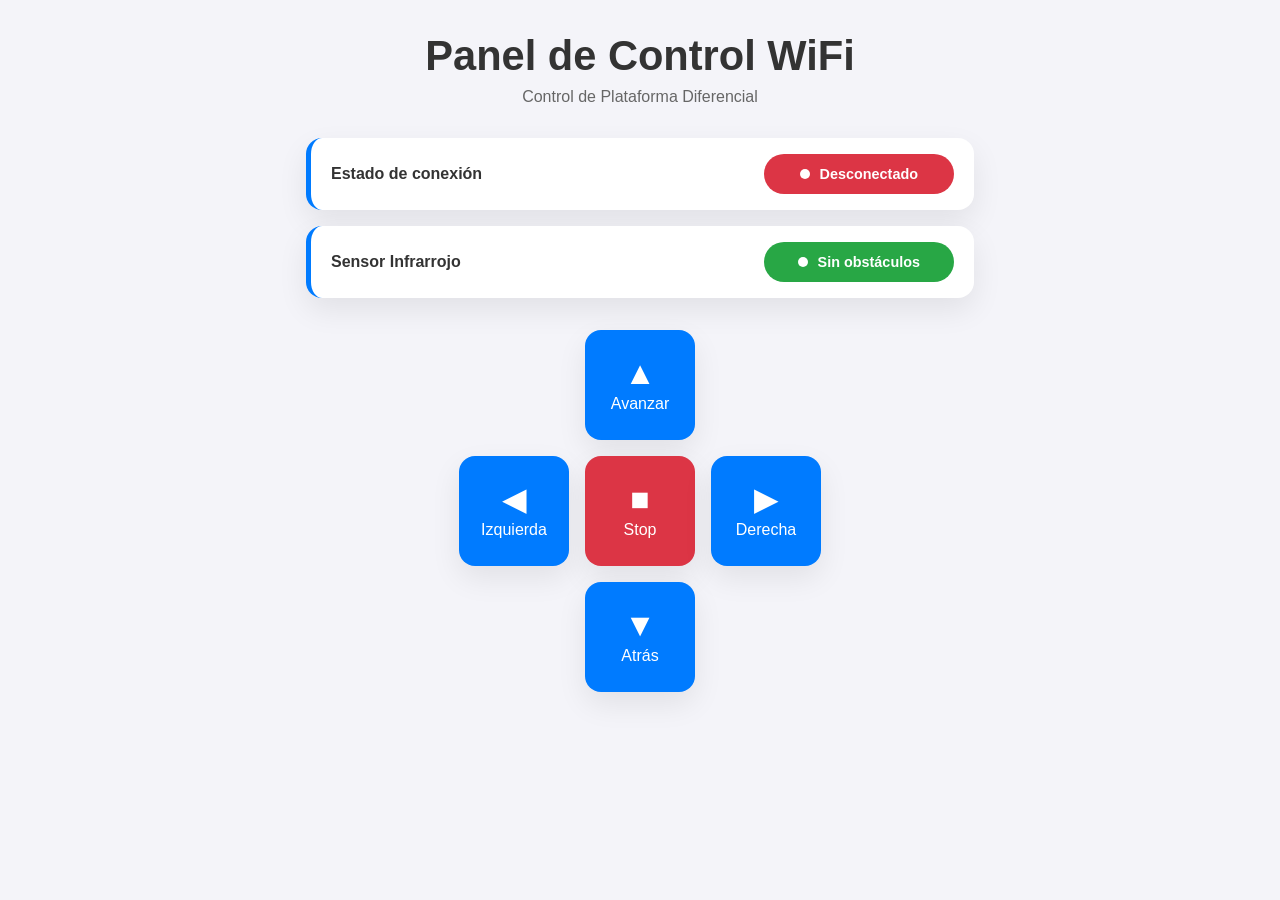
<file: frontend/index.html>
<!DOCTYPE html>
<html lang="es">

<head>
    <meta charset="UTF-8" />
    <meta name="viewport" content="width=device-width, initial-scale=1.0" />
    <title>Control de Plataforma Diferencial</title>

    <link rel="stylesheet" href="./css/styles.css" />
</head>

<body>

    <main class="container">

        <header class="header">
            <h1>Panel de Control WiFi</h1>
            <p class="subtitle">
                Control de Plataforma Diferencial
            </p>
        </header>

        <section class="status-section">

            <div class="status-card">

                <span class="status-label">
                    Estado de conexión
                </span>

                <span id="connection-status"
                      class="status-box connecting">
                    Conectando...
                </span>

            </div>

            <div class="status-card">

                <span class="status-label">
                    Sensor Infrarrojo
                </span>

                <span id="status"
                      class="status-box safe">

                    Sin obstáculos

                </span>

            </div>

        </section>

        <section class="controller">

            <div class="controller-grid">

                <div></div>

                <button
                    id="forward-btn"
                    data-command="F"
                    class="control-button">

                    <span class="arrow">▲</span>
                    <span>Avanzar</span>

                </button>

                <div></div>

                <button
                    id="left-btn"
                    data-command="L"
                    class="control-button">

                    <span class="arrow">◀</span>
                    <span>Izquierda</span>

                </button>

                <button
                    id="stop-btn"
                    data-command="S"
                    class="control-button stop">

                    <span class="arrow">■</span>
                    <span>Stop</span>

                </button>

                <button
                    id="right-btn"
                    data-command="R"
                    class="control-button">

                    <span class="arrow">▶</span>
                    <span>Derecha</span>

                </button>

                <div></div>

                <button
                    id="backward-btn"
                    data-command="B"
                    class="control-button">

                    <span class="arrow">▼</span>
                    <span>Atrás</span>

                </button>

                <div></div>

            </div>

        </section>

    </main>

    <script src="./js/websocket.js"></script>
    <script src="./js/controller.js"></script>
    <script src="./js/app.js"></script>

</body>

</html>
</file>
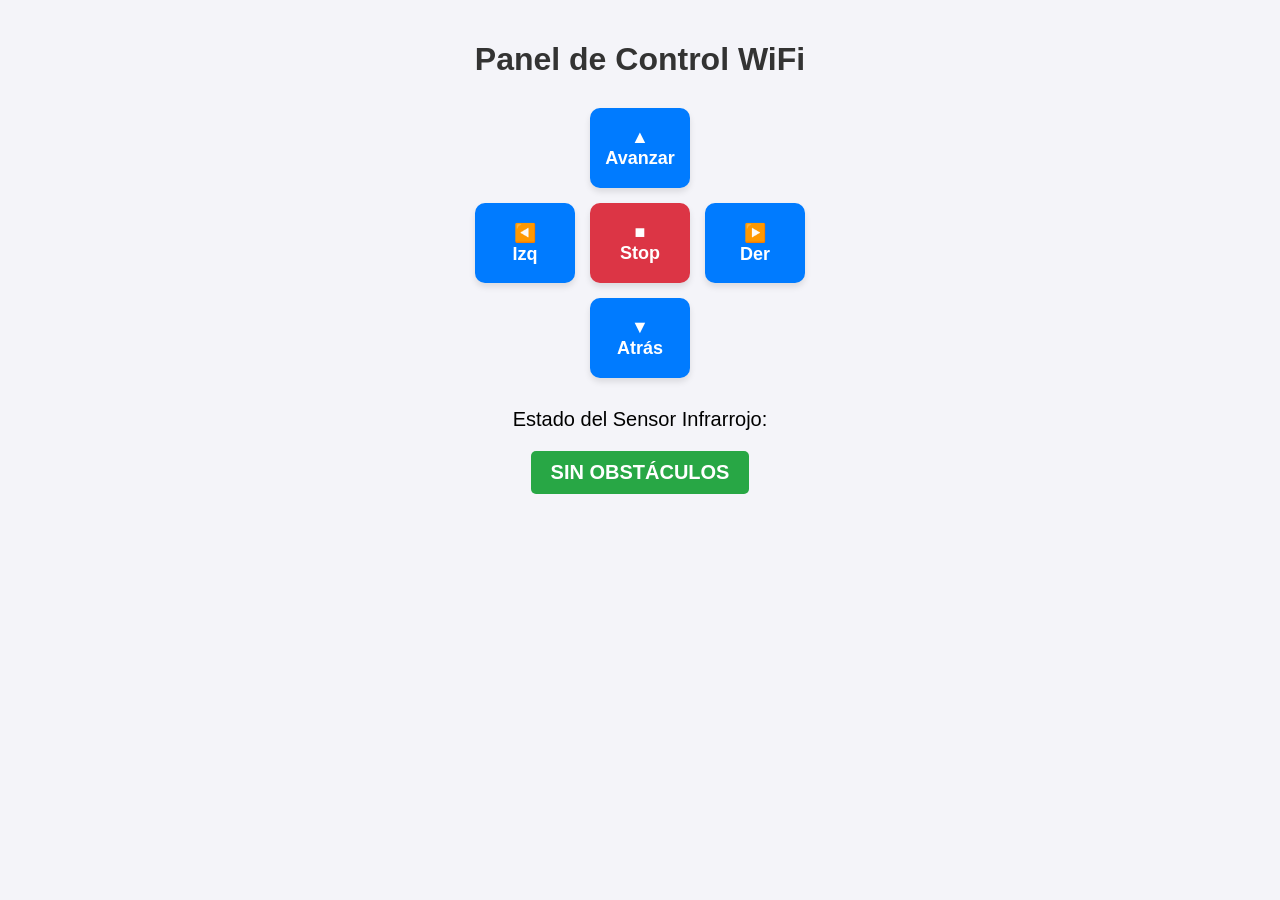
<file: frontend/prototipo.html>
<!DOCTYPE html>
<html lang="es">
<head>
    <meta charset="UTF-8">
    <meta name="viewport" content="width=device-width, initial-scale=1.0">
    <title>Control de Plataforma Diferencial</title>
    <style>
        body {
            font-family: Arial, sans-serif;
            text-align: center;
            background-color: #f4f4f9;
            margin: 0;
            padding: 20px;
        }
        h1 { color: #333; }
        .control-panel {
            display: grid;
            grid-template-columns: repeat(3, 100px);
            grid-gap: 15px;
            justify-content: center;
            margin: 30px auto;
        }
        button {
            width: 100px;
            height: 80px;
            font-size: 18px;
            font-weight: bold;
            background-color: #007bff;
            color: white;
            border: none;
            border-radius: 10px;
            cursor: pointer;
            box-shadow: 0 4px 6px rgba(0,0,0,0.1);
        }
        button:active { background-color: #0056b3; }
        .btn-stop { background-color: #dc3545; }
        .btn-stop:active { background-color: #bd2130; }
        .status-container {
            margin-top: 30px;
            font-size: 20px;
        }
        .status-box {
            display: inline-block;
            padding: 10px 20px;
            border-radius: 5px;
            font-weight: bold;
            color: white;
            background-color: #28a745;
        }
        .danger { background-color: #dc3545; }
    </style>
</head>
<body>

    <h1>Panel de Control WiFi</h1>
    
    <!-- Matriz de botones de control direccional -->
    <div class="control-panel">
        <div></div>
        <button onclick="enviarComando('F')">▲ <br>Avanzar</button>
        <div></div>
        
        <button onclick="enviarComando('L')">◀️ <br>Izq</button>
        <button class="btn-stop" onclick="enviarComando('S')">■ <br>Stop</button>
        <button onclick="enviarComando('R')">▶️ <br>Der</button>
        
        <div></div>
        <button onclick="enviarComando('B')">▼ <br>Atrás</button>
        <div></div>
    </div>

    <!-- Indicador de presencia / obstáculos exigido por la guía -->
    <div class="status-container">
        <p>Estado del Sensor Infrarrojo:</p>
        <div id="status" class="status-box">SIN OBSTÁCULOS</div>
    </div>

    <script>
        // Conexión WebSocket a la IP fija del ESP8266 en modo Access Point
        var ws = new WebSocket('ws://192.168.4.1:81/');

        ws.onopen = function() {
            console.log('Conectado al Robot');
        };

        // Recibe las alertas en tiempo real enviadas desde el PIC a través del ESP8266
        ws.onmessage = function(event) {
            var data = event.data;
            var statusDiv = document.getElementById('status');
            
            if (data === "PRESENCIA:SI") {
                statusDiv.innerText = "¡OBSTÁCULO DETECTADO (>10mm)!";
                statusDiv.className = "status-box danger";
            } else if (data === "PRESENCIA:NO") {
                statusDiv.innerText = "CAMINO LIBRE";
                statusDiv.className = "status-box";
            }
        };

        // Envía el comando de dirección en un solo carácter
        function enviarComando(letra) {
            if(ws.readyState === WebSocket.OPEN) {
                ws.send(letra);
            }
        }
    </script>
</body>
</html>
</file>
<file: frontend/css/styles.css>
/* ==========================================================
   Base
========================================================== */

*,
*::before,
*::after {
    box-sizing: border-box;
}

:root {

    --primary: #007bff;
    --primary-hover: #0056b3;

    --danger: #dc3545;
    --danger-hover: #bd2130;

    --success: #28a745;
    --warning: #ffc107;

    --background: #f4f4f9;
    --surface: #ffffff;

    --text: #333333;
    --text-light: #666666;

    --shadow:
        0 12px 30px rgba(0,0,0,.08);

    --radius:16px;

}

html {

    font-size:16px;

}

body {

    margin:0;

    font-family:
        Arial,
        Helvetica,
        sans-serif;

    background:var(--background);

    color:var(--text);

}

/* ==========================================================
   Layout
========================================================== */

.container{

    width:min(100%,700px);

    margin:auto;

    padding:

        2rem
        1rem
        3rem;

}

.header{

    text-align:center;

    margin-bottom:2rem;

}

.header h1{

    margin:0;

    font-size:
        clamp(
            1.8rem,
            5vw,
            2.6rem
        );

}

.subtitle{

    color:var(--text-light);

    margin-top:.5rem;

}

/* ==========================================================
   Status
========================================================== */

.status-section{

    display:grid;

    gap:1rem;

    margin-bottom:2rem;

}

.status-card{

    display:grid;

    grid-template-columns:
        minmax(0,1fr)
        auto;

    align-items:center;

    gap:1rem;

    background:var(--surface);

    border-radius:var(--radius);

    padding:1rem 1.25rem;

    box-shadow:var(--shadow);
    border-left:5px solid var(--primary);
}

.status-label{

    font-size:1rem;

    font-weight:600;

    color:var(--text);

}

.status-box{

    display:inline-flex;

    align-items:center;

    justify-content:center;

    gap:.6rem;

    padding:
        .75rem
        1.2rem;

    border-radius:999px;

    color:white;

    font-weight:700;

    font-size:.9rem;

    white-space:nowrap;

    min-width:190px;

    transition:
        background .25s ease,
        transform .2s ease;

}

/* pequeño indicador */

.status-box::before{

    content:"";

    width:10px;

    height:10px;

    border-radius:50%;

    background:white;

    flex-shrink:0;

}

/* conexión */

.connecting{

    background:#f39c12;

}

.connected{

    background:var(--success);

}

.disconnected{

    background:var(--danger);

}

/* sensor */

.safe{

    background:var(--success);

}

.danger{

    background:var(--danger);

}

/* conexión */

.connecting{

    background:#f39c12;

}

.connected{

    background:var(--success);

}

.disconnected{

    background:var(--danger);

}

/* sensor */

.safe{

    background:var(--success);

}

.danger{

    background:var(--danger);

}

/* ==========================================================
   Controller
========================================================== */

.controller{

    display:flex;

    justify-content:center;

}

.controller-grid{

    display:grid;

    gap:1rem;

    grid-template-columns:

        repeat(
            3,
            minmax(90px,110px)
        );

}

/* ==========================================================
   Buttons
========================================================== */

.control-button{

    display:flex;

    flex-direction:column;

    justify-content:center;

    align-items:center;

    gap:.4rem;

    width:100%;

    aspect-ratio:1;

    border:none;

    border-radius:16px;

    background:var(--primary);

    color:white;

    cursor:pointer;

    box-shadow:var(--shadow);

    transition:
        transform .15s ease,
        background .2s ease;

}

.control-button:hover{

    background:var(--primary-hover);

}

.control-button:active{

    transform:scale(.95);

}

.control-button.stop{

    background:var(--danger);

}

.control-button.stop:hover{

    background:var(--danger-hover);

}

.arrow{

    font-size:2rem;

    line-height:1;

}

.control-button span:last-child{

    font-size:

        clamp(
            .9rem,
            2vw,
            1rem
        );

}

/* ==========================================================
   Responsive
========================================================== */

@media (max-width:480px){

    .container{

        padding:1rem;

    }

    /* ---------- Status ---------- */

    .status-card{

        grid-template-columns:1fr;

        text-align:center;

    }

    .status-box{

        width:100%;

        min-width:unset;

    }

    /* ---------- Controller ---------- */

    .controller-grid{

        grid-template-columns:
            repeat(
                3,
                1fr
            );

        gap:.75rem;

    }

    .control-button{

        min-height:90px;

    }

    .arrow{

        font-size:1.7rem;

    }

}
</file>
